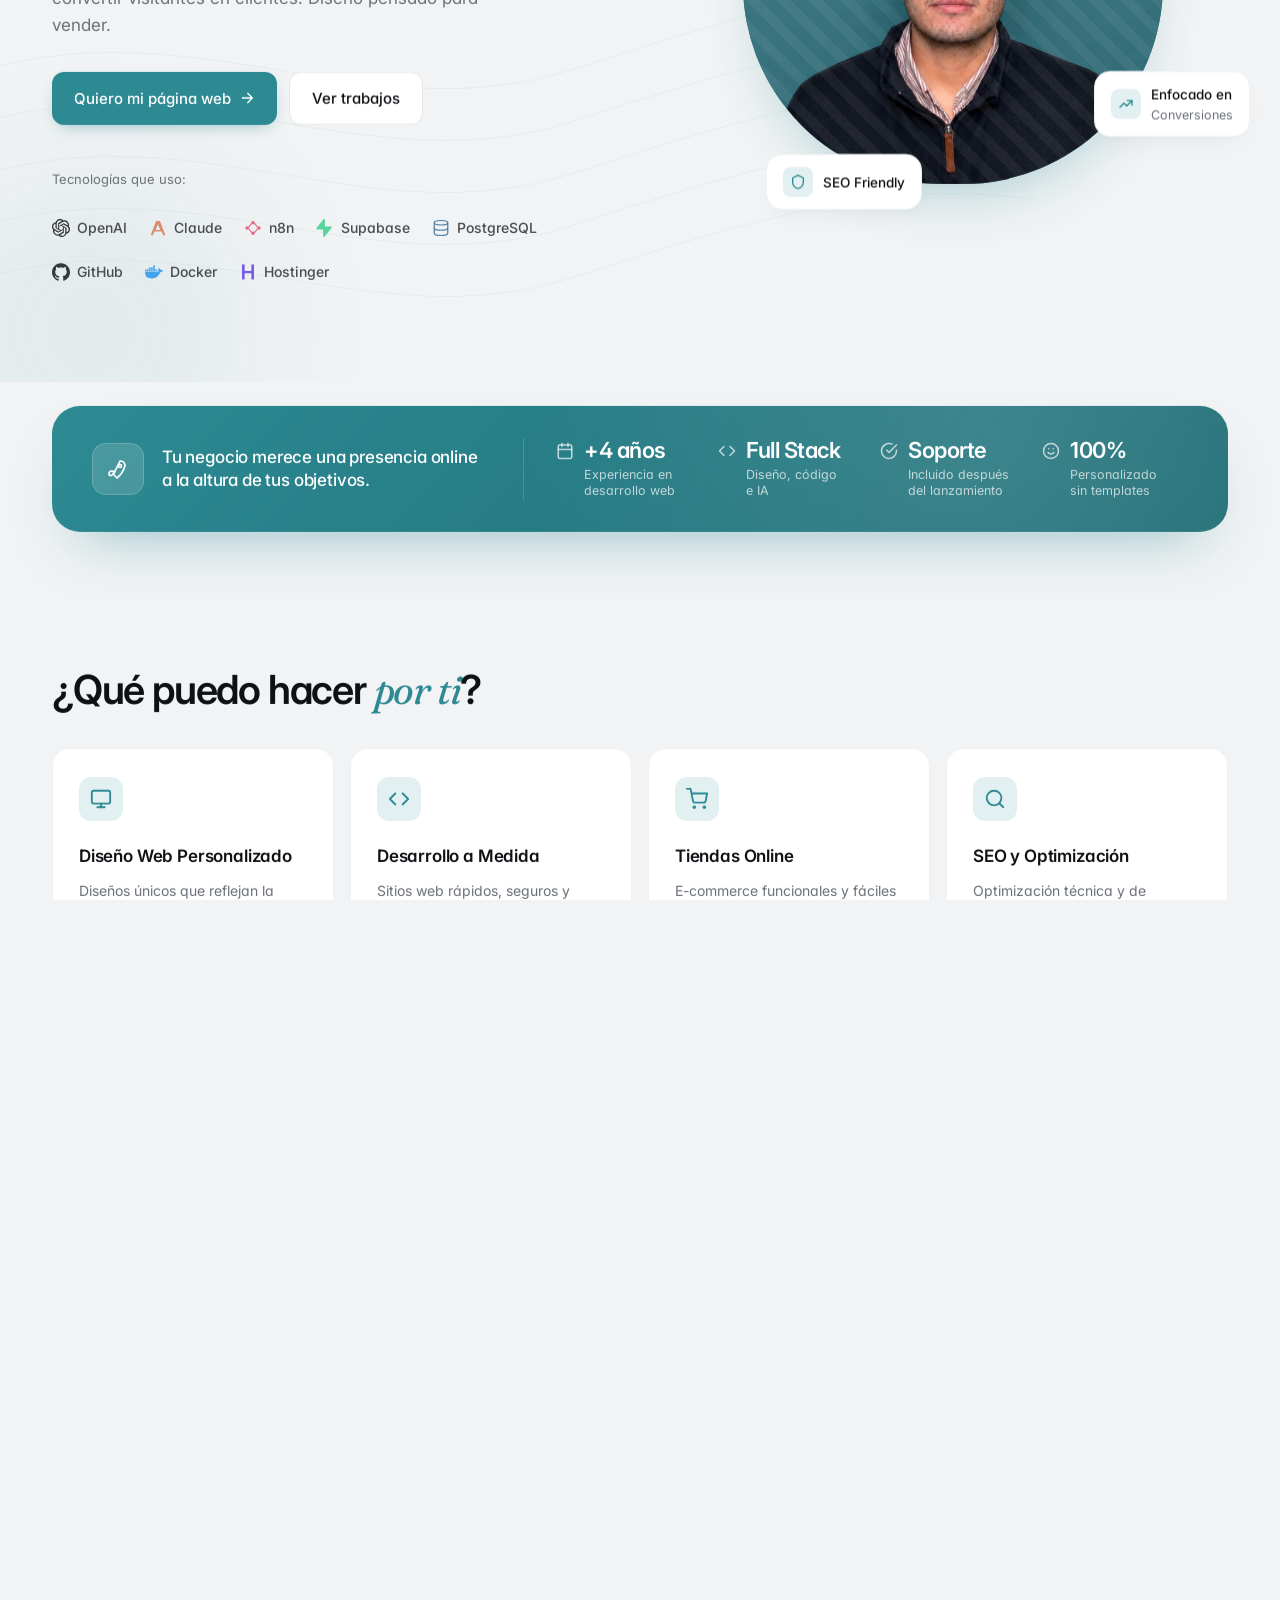
<file: index.html>
<!DOCTYPE html>
<html lang="es">
<head>
<meta charset="UTF-8" />
<meta name="viewport" content="width=device-width, initial-scale=1.0" />
<title>Alfonso Zabaleta — Diseño y desarrollo web premium</title>
<link rel="preconnect" href="https://fonts.googleapis.com">
<link rel="preconnect" href="https://fonts.gstatic.com" crossorigin>
<link href="https://fonts.googleapis.com/css2?family=Inter:wght@400;500;600;700&family=Fraunces:ital,wght@1,400;1,500&family=JetBrains+Mono:wght@400;500&display=swap" rel="stylesheet">
<link rel="stylesheet" href="styles.css">
</head>
<body>

<!-- ====================== SMOOTH SCROLL WRAPPER ====================== -->
<div id="smooth-wrapper">
<div id="smooth-content">

<!-- ====================== NAVBAR ====================== -->
<div class="nav-wrap">
  <nav class="nav" aria-label="Navegación principal">
    <a href="#top" class="nav-logo" aria-label="Alfonso Zabaleta">
      <span class="mark">AZ</span>
      <span>Alfonso Zabaleta</span>
    </a>
    <ul class="nav-links">
      <li><a href="#servicios">Servicios</a></li>
      <li><a href="#portafolio">Portafolio</a></li>
      <li><a href="#proceso">Proceso</a></li>
      <li><a href="#sobre-mi">Sobre mí</a></li>
    </ul>
    <a href="#contacto" class="btn btn-primary">Hablemos
      <svg class="arrow" viewBox="0 0 24 24" fill="none" stroke="currentColor" stroke-width="2" stroke-linecap="round" stroke-linejoin="round"><path d="M5 12h14M13 5l7 7-7 7"/></svg>
    </a>
    <button class="nav-burger" aria-label="Menú">
      <svg width="20" height="20" viewBox="0 0 24 24" fill="none" stroke="currentColor" stroke-width="2"><path d="M3 6h18M3 12h18M3 18h18"/></svg>
    </button>
  </nav>
</div>

<a id="top"></a>

<!-- ====================== HERO ====================== -->
<section class="hero">
  <!-- background ambience -->
  <div class="ambience">
    <svg class="topo" viewBox="0 0 1440 900" preserveAspectRatio="none" aria-hidden="true">
      <g fill="none" stroke="rgba(45,138,147,0.10)" stroke-width="1">
        <path d="M-20 700 C 220 640, 420 760, 640 700 S 1060 580, 1280 650 S 1500 720, 1500 720" />
        <path d="M-20 750 C 220 690, 420 810, 640 750 S 1060 630, 1280 700 S 1500 770, 1500 770" />
        <path d="M-20 800 C 220 740, 420 860, 640 800 S 1060 680, 1280 750 S 1500 820, 1500 820" />
        <path d="M-20 650 C 220 590, 420 710, 640 650 S 1060 530, 1280 600 S 1500 670, 1500 670" />
        <path d="M-20 600 C 220 540, 420 660, 640 600 S 1060 480, 1280 550 S 1500 620, 1500 620" />
      </g>
      <g fill="none" stroke="rgba(45,138,147,0.06)" stroke-width="1">
        <path d="M-20 200 C 220 140, 420 260, 640 200 S 1060 80, 1280 150 S 1500 220, 1500 220" />
        <path d="M-20 250 C 220 190, 420 310, 640 250 S 1060 130, 1280 200 S 1500 270, 1500 270" />
        <path d="M-20 300 C 220 240, 420 360, 640 300 S 1060 180, 1280 250 S 1500 320, 1500 320" />
      </g>
    </svg>
    <div class="glow lavender" style="width: 480px; height: 480px; top: -120px; right: -80px;"></div>
    <div class="glow teal" style="width: 420px; height: 420px; bottom: -160px; left: -120px;"></div>
  </div>

  <div class="container">
    <div class="hero-inner">
      <div class="hero-copy">
        <div class="eyebrow" data-reveal="fade">
          <span class="dot"></span>
          Disponible para 2 proyectos en mayo
        </div>

        <h1>
          <span class="heroline">Diseño y desarrollo</span>
          <span class="heroline">de páginas web que</span>
          <span class="heroline"><span class="accent">impulsan</span> tu negocio</span>
        </h1>

        <p class="lead" data-reveal data-delay="700">
          Creo sitios web modernos, rápidos y enfocados en convertir
          visitantes en clientes. Diseño pensado para vender.
        </p>

        <div class="hero-ctas" data-reveal data-delay="900">
          <a href="#contacto" class="btn btn-primary">
            Quiero mi página web
            <svg class="arrow" viewBox="0 0 24 24" fill="none" stroke="currentColor" stroke-width="2" stroke-linecap="round" stroke-linejoin="round"><path d="M5 12h14M13 5l7 7-7 7"/></svg>
          </a>
          <a href="#portafolio" class="btn btn-ghost">Ver trabajos</a>
        </div>

        <div class="tech-row" data-reveal data-delay="1100">
          <span class="label">Tecnologías que uso:</span>
          <div class="tech-logos">
            <span>
              <svg viewBox="0 0 24 24" fill="currentColor" style="color:#000"><path d="M22.282 9.821a5.985 5.985 0 00-.516-4.91 6.046 6.046 0 00-6.51-2.9A6.065 6.065 0 004.981 4.18a5.985 5.985 0 00-3.998 2.9 6.046 6.046 0 00.743 7.097 5.98 5.98 0 00.51 4.911 6.051 6.051 0 006.515 2.9A5.985 5.985 0 0013.26 24a6.056 6.056 0 005.772-4.206 5.99 5.99 0 003.997-2.9 6.056 6.056 0 00-.747-7.073zM13.26 22.43a4.476 4.476 0 01-2.876-1.04l.141-.081 4.779-2.758a.795.795 0 00.392-.681v-6.737l2.02 1.168a.071.071 0 01.038.052v5.583a4.504 4.504 0 01-4.494 4.494zM3.6 18.304a4.47 4.47 0 01-.535-3.014l.142.085 4.783 2.759a.771.771 0 00.78 0l5.843-3.369v2.332a.08.08 0 01-.033.062L9.74 19.95a4.5 4.5 0 01-6.14-1.646zM2.34 7.896a4.485 4.485 0 012.366-1.973V11.6a.766.766 0 00.388.677l5.815 3.355-2.02 1.168a.076.076 0 01-.071 0l-4.83-2.786A4.504 4.504 0 012.34 7.896zm16.597 3.855l-5.843-3.372L15.115 7.2a.076.076 0 01.071 0l4.83 2.791a4.494 4.494 0 01-.676 8.105v-5.678a.79.79 0 00-.403-.667zm2.01-3.023l-.141-.085-4.774-2.782a.776.776 0 00-.785 0L9.409 9.23V6.897a.066.066 0 01.028-.061l4.83-2.787a4.5 4.5 0 016.68 4.66zm-12.64 4.135l-2.02-1.164a.08.08 0 01-.038-.057V6.075a4.5 4.5 0 017.375-3.453l-.142.08L8.704 5.46a.795.795 0 00-.393.681zm1.097-2.365l2.602-1.5 2.607 1.5v2.999l-2.597 1.5-2.607-1.5z"/></svg>
              OpenAI
            </span>
            <span>
              <svg viewBox="0 0 24 24" fill="currentColor" style="color:#D97757"><path d="M14.49 2.542l7.277 19.082h-3.027l-1.946-5.124H7.21l-1.95 5.124H2.233L9.51 2.542h4.98zm-2.49 4.58L8.97 14.5h6.06L12 7.122z"/></svg>
              Claude
            </span>
            <span>
              <svg viewBox="0 0 24 24" fill="currentColor" style="color:#EA4B71"><circle cx="4" cy="12" r="2.2"/><circle cx="12" cy="5" r="2.2"/><circle cx="12" cy="19" r="2.2"/><circle cx="20" cy="12" r="2.2"/><line x1="6.1" y1="11.1" x2="9.9" y2="6.2" stroke="currentColor" stroke-width="1.4" stroke-linecap="round"/><line x1="6.1" y1="12.9" x2="9.9" y2="17.8" stroke="currentColor" stroke-width="1.4" stroke-linecap="round"/><line x1="14.1" y1="5.8" x2="17.9" y2="10.9" stroke="currentColor" stroke-width="1.4" stroke-linecap="round"/><line x1="14.1" y1="18.2" x2="17.9" y2="13.1" stroke="currentColor" stroke-width="1.4" stroke-linecap="round"/></svg>
              n8n
            </span>
            <span>
              <svg viewBox="0 0 24 24" fill="currentColor" style="color:#3ECF8E"><path d="M11.9 1.036c-.015-.986-1.26-1.41-1.874-.637L.764 12.05C.111 12.876.636 14.087 1.59 14.087h7.822l.084 8.862c.015.986 1.26 1.41 1.874.637l9.262-11.652c.653-.826.128-2.037-.826-2.037h-7.888L11.9 1.036Z"/></svg>
              Supabase
            </span>
            <span>
              <svg viewBox="0 0 24 24" fill="none" stroke="currentColor" stroke-width="1.6" stroke-linecap="round" style="color:#336791"><ellipse cx="12" cy="5" rx="9" ry="3"/><path d="M3 5v14c0 1.657 4.03 3 9 3s9-1.343 9-3V5"/><path d="M3 12c0 1.657 4.03 3 9 3s9-1.343 9-3"/></svg>
              PostgreSQL
            </span>
            <span>
              <svg viewBox="0 0 24 24" fill="currentColor" style="color:#181717"><path d="M12 .297c-6.63 0-12 5.373-12 12 0 5.303 3.438 9.8 8.205 11.385.6.113.82-.258.82-.577 0-.285-.01-1.04-.015-2.04-3.338.724-4.042-1.61-4.042-1.61C4.422 18.07 3.633 17.7 3.633 17.7c-1.087-.744.084-.729.084-.729 1.205.084 1.838 1.236 1.838 1.236 1.07 1.835 2.809 1.305 3.495.998.108-.776.417-1.305.76-1.605-2.665-.3-5.466-1.332-5.466-5.93 0-1.31.465-2.38 1.235-3.22-.135-.303-.54-1.523.105-3.176 0 0 1.005-.322 3.3 1.23.96-.267 1.98-.399 3-.405 1.02.006 2.04.138 3 .405 2.28-1.552 3.285-1.23 3.285-1.23.645 1.653.24 2.873.12 3.176.765.84 1.23 1.91 1.23 3.22 0 4.61-2.805 5.625-5.475 5.92.42.36.81 1.096.81 2.22 0 1.606-.015 2.896-.015 3.286 0 .315.21.69.825.57C20.565 22.092 24 17.592 24 12.297c0-6.627-5.373-12-12-12"/></svg>
              GitHub
            </span>
            <span>
              <svg viewBox="0 0 24 24" fill="currentColor" style="color:#2496ED"><path d="M13.983 11.078h2.119a.186.186 0 00.186-.185V9.006a.186.186 0 00-.186-.186h-2.119a.185.185 0 00-.185.185v1.888c0 .102.083.185.185.185m-2.954-5.43h2.118a.186.186 0 00.186-.186V3.574a.186.186 0 00-.186-.185h-2.118a.185.185 0 00-.185.185v1.888c0 .102.082.185.185.185m0 2.716h2.118a.187.187 0 00.186-.186V6.29a.186.186 0 00-.186-.185h-2.118a.185.185 0 00-.185.185v1.887c0 .102.082.185.185.186m-2.93 0h2.12a.186.186 0 00.184-.186V6.29a.185.185 0 00-.185-.185H8.1a.185.185 0 00-.185.185v1.887c0 .102.083.185.185.186m-2.964 0h2.119a.186.186 0 00.185-.186V6.29a.185.185 0 00-.185-.185H5.136a.186.186 0 00-.186.185v1.887c0 .102.084.185.186.186m5.893 2.715h2.118a.186.186 0 00.186-.185V9.006a.186.186 0 00-.186-.186h-2.118a.185.185 0 00-.185.185v1.888c0 .102.082.185.185.185m-2.93 0h2.12a.185.185 0 00.184-.185V9.006a.185.185 0 00-.184-.186h-2.12a.185.185 0 00-.184.185v1.888c0 .102.083.185.185.185m-2.964 0h2.119a.185.185 0 00.185-.185V9.006a.185.185 0 00-.184-.186h-2.12a.186.186 0 00-.186.186v1.887c0 .102.084.185.186.185m-2.92 0h2.12a.186.186 0 00.184-.185V9.006a.185.185 0 00-.184-.186h-2.12a.185.185 0 00-.184.185v1.888c0 .102.082.185.184.185m-2.964 0h2.119a.186.186 0 00.186-.185V9.006a.186.186 0 00-.186-.186h-2.119a.185.185 0 00-.185.185v1.888c0 .102.083.185.185.185M23.763 9.89c-.065-.051-.672-.51-1.954-.51-.338.001-.676.03-1.01.087-.248-1.7-1.653-2.53-1.716-2.566l-.344-.199-.226.327c-.284.438-.49.922-.612 1.43-.23.97-.09 1.882.403 2.661-.595.332-1.55.413-1.744.42H.751a.751.751 0 00-.75.748 11.376 11.376 0 00.692 4.062c.545 1.428 1.355 2.48 2.41 3.124 1.18.723 3.1 1.137 5.275 1.137.983.003 1.963-.086 2.93-.266a12.248 12.248 0 003.823-1.389c.98-.567 1.86-1.288 2.61-2.136 1.252-1.418 1.998-2.997 2.553-4.4h.221c1.372 0 2.215-.549 2.68-1.009.309-.293.55-.65.707-1.046l.098-.288Z"/></svg>
              Docker
            </span>
            <span>
              <svg viewBox="0 0 24 24" fill="currentColor" style="color:#673DE6"><path d="M4 2h3.5v8.5h9V2H20v20h-3.5v-8.5h-9V22H4V2z"/></svg>
              Hostinger
            </span>
          </div>
        </div>
      </div>

      <div class="hero-right">
        <div class="portrait-blob">
          <img src="fotoHero.jpg" alt="Alfonso Zabaleta" class="portrait-img">
        </div>

        <!-- Floating cards -->
        <div class="fcard fcard-1">
          <span class="ic">
            <svg viewBox="0 0 24 24" fill="none" stroke="currentColor" stroke-width="2" stroke-linecap="round" stroke-linejoin="round"><path d="M13 2L4 14h7l-1 8 9-12h-7l1-8z"/></svg>
          </span>
          <span>Sitios Rápidos<small>y Optimizados</small></span>
        </div>

        <div class="fcard fcard-2">
          <span class="ic">
            <svg viewBox="0 0 24 24" fill="none" stroke="currentColor" stroke-width="2" stroke-linecap="round" stroke-linejoin="round"><rect x="3" y="4" width="18" height="13" rx="2"/><path d="M8 21h8M12 17v4"/></svg>
          </span>
          <span>Diseño 100%<small>Responsivo</small></span>
        </div>

        <div class="fcard fcard-3">
          <span class="ic">
            <svg viewBox="0 0 24 24" fill="none" stroke="currentColor" stroke-width="2" stroke-linecap="round" stroke-linejoin="round"><path d="M3 17l6-6 4 4 8-8"/><path d="M14 7h7v7"/></svg>
          </span>
          <span>Enfocado en<small>Conversiones</small></span>
        </div>

        <div class="fcard fcard-4">
          <span class="ic">
            <svg viewBox="0 0 24 24" fill="none" stroke="currentColor" stroke-width="2" stroke-linecap="round" stroke-linejoin="round"><path d="M12 2l8 4v6c0 5-3.5 9-8 10-4.5-1-8-5-8-10V6l8-4z"/></svg>
          </span>
          <span>SEO Friendly</span>
        </div>
      </div>
    </div>
  </div>
</section>

<!-- ====================== TRUST BAND ====================== -->
<section class="trust">
  <div class="container">
    <div class="trust-band" data-reveal>
      <div class="trust-title">
        <div class="rocket">
          <svg viewBox="0 0 24 24" fill="none" stroke="currentColor" stroke-width="1.7" stroke-linecap="round" stroke-linejoin="round">
            <path d="M14 4s5 0 5 5c0 0-2.5 8-8 12-1.5-1.5-3-3-4-4 4-5.5 7-13 7-13z"/>
            <path d="M9 15l-3 3c-1 1-3 1-3-1 0-2 1-3 3-3l3 1z"/>
            <circle cx="14" cy="9" r="1.5"/>
          </svg>
        </div>
        <h3>Tu negocio merece una presencia online a la altura de tus objetivos.</h3>
      </div>
      <div class="trust-stats">
        <div class="tstat">
          <span class="ic"><svg viewBox="0 0 24 24" fill="none" stroke="currentColor" stroke-width="2" stroke-linecap="round" stroke-linejoin="round"><rect x="3" y="4" width="18" height="18" rx="2"/><path d="M16 2v4M8 2v4M3 10h18"/></svg></span>
          <div>
            <div class="v"><span data-count="4" data-prefix="+">+4</span> años</div>
            <div class="l">Experiencia en<br>desarrollo web</div>
          </div>
        </div>
        <div class="tstat">
          <span class="ic"><svg viewBox="0 0 24 24" fill="none" stroke="currentColor" stroke-width="2" stroke-linecap="round" stroke-linejoin="round"><polyline points="16 18 22 12 16 6"/><polyline points="8 6 2 12 8 18"/></svg></span>
          <div>
            <div class="v">Full Stack</div>
            <div class="l">Diseño, código<br>e IA</div>
          </div>
        </div>
        <div class="tstat">
          <span class="ic"><svg viewBox="0 0 24 24" fill="none" stroke="currentColor" stroke-width="2" stroke-linecap="round" stroke-linejoin="round"><path d="M22 11.08V12a10 10 0 11-5.93-9.14"/><path d="M22 4L12 14l-3-3"/></svg></span>
          <div>
            <div class="v">Soporte</div>
            <div class="l">Incluido después<br>del lanzamiento</div>
          </div>
        </div>
        <div class="tstat">
          <span class="ic"><svg viewBox="0 0 24 24" fill="none" stroke="currentColor" stroke-width="2" stroke-linecap="round" stroke-linejoin="round"><circle cx="12" cy="12" r="10"/><path d="M8 14s1.5 2 4 2 4-2 4-2M9 9h.01M15 9h.01"/></svg></span>
          <div>
            <div class="v">100%</div>
            <div class="l">Personalizado<br>sin templates</div>
          </div>
        </div>
      </div>
    </div>
  </div>
</section>

<!-- ====================== SERVICES ====================== -->
<section class="section" id="servicios">
  <div class="container">
    <div class="section-head">
      <h2 data-reveal>¿Qué puedo hacer <span class="accent">por ti</span>?</h2>
    </div>
    <div class="services-grid">
      <div class="service" data-reveal data-delay="0">
        <div class="service-ic">
          <svg viewBox="0 0 24 24" fill="none" stroke="currentColor" stroke-width="2" stroke-linecap="round" stroke-linejoin="round"><rect x="2" y="3" width="20" height="14" rx="2"/><path d="M8 21h8M12 17v4"/></svg>
        </div>
        <h3>Diseño Web Personalizado</h3>
        <p>Diseños únicos que reflejan la identidad de tu marca y conectan con tu audiencia.</p>
      </div>

      <div class="service" data-reveal data-delay="120">
        <div class="service-ic">
          <svg viewBox="0 0 24 24" fill="none" stroke="currentColor" stroke-width="2" stroke-linecap="round" stroke-linejoin="round"><polyline points="16 18 22 12 16 6"/><polyline points="8 6 2 12 8 18"/></svg>
        </div>
        <h3>Desarrollo a Medida</h3>
        <p>Sitios web rápidos, seguros y escalables desarrollados con las mejores tecnologías.</p>
      </div>

      <div class="service" data-reveal data-delay="240">
        <div class="service-ic">
          <svg viewBox="0 0 24 24" fill="none" stroke="currentColor" stroke-width="2" stroke-linecap="round" stroke-linejoin="round"><circle cx="9" cy="21" r="1"/><circle cx="20" cy="21" r="1"/><path d="M1 1h4l2.7 13.4a2 2 0 002 1.6h9.7a2 2 0 002-1.6L23 6H6"/></svg>
        </div>
        <h3>Tiendas Online</h3>
        <p>E-commerce funcionales y fáciles de administrar para vender más.</p>
      </div>

      <div class="service" data-reveal data-delay="360">
        <div class="service-ic">
          <svg viewBox="0 0 24 24" fill="none" stroke="currentColor" stroke-width="2" stroke-linecap="round" stroke-linejoin="round"><circle cx="11" cy="11" r="8"/><path d="M21 21l-4.35-4.35"/></svg>
        </div>
        <h3>SEO y Optimización</h3>
        <p>Optimización técnica y de contenido para que te encuentren en Google.</p>
      </div>
    </div>
  </div>
</section>

<!-- ====================== PORTFOLIO ====================== -->
<section class="section" id="portafolio">
  <div class="container">
    <div class="section-head">
      <h2 data-reveal>Algunos proyectos <span class="accent">recientes</span></h2>
      <a href="#contacto" class="head-link" data-reveal>Ver todos los proyectos</a>
    </div>
    <div class="portfolio-grid" id="portfolio-grid">
      <div class="project-skeleton"></div>
      <div class="project-skeleton"></div>
      <div class="project-skeleton"></div>
      <div class="project-skeleton"></div>
    </div>
  </div>
</section>

<!-- ====================== PROCESS ====================== -->
<section class="section" id="proceso">
  <div class="container">
    <div class="section-head">
      <h2 data-reveal>Así trabajo <span class="accent">contigo</span></h2>
    </div>
    <div class="process">
      <div class="process-step" data-reveal data-delay="0">
        <div class="icwrap">
          <svg viewBox="0 0 24 24" fill="none" stroke="currentColor" stroke-width="1.7" stroke-linecap="round" stroke-linejoin="round"><path d="M21 11.5a8.38 8.38 0 01-.9 3.8 8.5 8.5 0 01-7.6 4.7 8.38 8.38 0 01-3.8-.9L3 21l1.9-5.7a8.38 8.38 0 01-.9-3.8 8.5 8.5 0 014.7-7.6 8.38 8.38 0 013.8-.9h.5a8.48 8.48 0 018 8v.5z"/></svg>
        </div>
        <h4>1. Descubrimiento</h4>
        <p>Hablamos de tu negocio, objetivos y necesidades para definir el mejor camino.</p>
      </div>

      <div class="process-step" data-reveal data-delay="150">
        <div class="icwrap">
          <svg viewBox="0 0 24 24" fill="none" stroke="currentColor" stroke-width="1.7" stroke-linecap="round" stroke-linejoin="round"><path d="M12 19l7-7 3 3-7 7-3-3z"/><path d="M18 13l-1.5-7.5L2 2l3.5 14.5L13 18l5-5z"/><path d="M2 2l7.586 7.586"/><circle cx="11" cy="11" r="2"/></svg>
        </div>
        <h4>2. Diseño</h4>
        <p>Creo el diseño de tu sitio pensando en tu marca y en tu usuario ideal.</p>
      </div>

      <div class="process-step" data-reveal data-delay="300">
        <div class="icwrap">
          <svg viewBox="0 0 24 24" fill="none" stroke="currentColor" stroke-width="1.7" stroke-linecap="round" stroke-linejoin="round"><polyline points="16 18 22 12 16 6"/><polyline points="8 6 2 12 8 18"/></svg>
        </div>
        <h4>3. Desarrollo</h4>
        <p>Desarrollo tu sitio web con tecnología moderna, rápido y 100% responsivo.</p>
      </div>

      <div class="process-step" data-reveal data-delay="450">
        <div class="icwrap">
          <svg viewBox="0 0 24 24" fill="none" stroke="currentColor" stroke-width="1.7" stroke-linecap="round" stroke-linejoin="round"><path d="M14 4s5 0 5 5c0 0-2.5 8-8 12-1.5-1.5-3-3-4-4 4-5.5 7-13 7-13z"/><path d="M9 15l-3 3c-1 1-3 1-3-1 0-2 1-3 3-3l3 1z"/><circle cx="14" cy="9" r="1.2"/></svg>
        </div>
        <h4>4. Lanzamiento</h4>
        <p>Publicamos tu sitio y te entrego todo listo para que empieces a crecer.</p>
      </div>
    </div>
  </div>
</section>

<!-- ====================== WHY WORK WITH ME ====================== -->
<section class="section" id="sobre-mi">
  <div class="container">
    <div class="why" data-reveal>
      <div class="why-head">
        <h2>¿Por qué trabajar conmigo?</h2>
      </div>
      <div class="why-grid">
        <div class="why-item why-item--pulse">
          <div class="ic">
            <svg viewBox="0 0 24 24" fill="none" stroke="currentColor" stroke-width="2" stroke-linecap="round" stroke-linejoin="round"><path d="M21 11.5a8.38 8.38 0 01-.9 3.8 8.5 8.5 0 01-7.6 4.7 8.38 8.38 0 01-3.8-.9L3 21l1.9-5.7a8.38 8.38 0 01-.9-3.8 8.5 8.5 0 014.7-7.6 8.38 8.38 0 013.8-.9h.5a8.48 8.48 0 018 8v.5z"/></svg>
          </div>
          <div>
            <h5>Comunicación clara</h5>
            <p>Te mantengo informado en cada paso del proceso.</p>
          </div>
        </div>

        <div class="why-item why-item--tick">
          <div class="ic">
            <svg viewBox="0 0 24 24" fill="none" stroke="currentColor" stroke-width="2" stroke-linecap="round" stroke-linejoin="round"><circle cx="12" cy="12" r="10"/><g class="clock-hands"><polyline points="12 6 12 12 16 14"/></g></svg>
          </div>
          <div>
            <h5>Entrega puntual</h5>
            <p>Cumplo los plazos acordados.</p>
          </div>
        </div>

        <div class="why-item why-item--check">
          <div class="ic">
            <svg viewBox="0 0 24 24" fill="none" stroke="currentColor" stroke-width="2" stroke-linecap="round" stroke-linejoin="round"><path d="M22 11.08V12a10 10 0 11-5.93-9.14"/><path d="M22 4L12 14l-3-3"/></svg>
          </div>
          <div>
            <h5>Diseños que convierten</h5>
            <p>No solo se ve bien, también está pensado para vender.</p>
          </div>
        </div>

        <div class="why-item why-item--float">
          <div class="ic">
            <svg viewBox="0 0 24 24" fill="none" stroke="currentColor" stroke-width="2" stroke-linecap="round" stroke-linejoin="round"><path d="M21 15v4a2 2 0 01-2 2H5a2 2 0 01-2-2v-4"/><polyline points="7 10 12 15 17 10"/><line x1="12" y1="15" x2="12" y2="3"/></svg>
          </div>
          <div>
            <h5>Soporte continuo</h5>
            <p>Estoy contigo también después del lanzamiento.</p>
          </div>
        </div>
      </div>
    </div>
  </div>
</section>

<!-- ====================== CONTACT ====================== -->
<section class="section" id="contacto">
  <div class="container">
    <div class="contact" data-reveal>
      <div class="contact-inner">
        <h2>¿Listo para tener tu <span style="font-family:Fraunces,serif;font-style:italic;font-weight:400;">página web</span>?</h2>
        <p>Cuéntame sobre tu proyecto y te responderé en menos de 24 horas.</p>
        <form class="contact-form" data-reveal data-delay="200">
          <input type="text" placeholder="Tu nombre" required>
          <input type="email" placeholder="Tu email" required>
          <input class="ta" type="text" placeholder="Cuéntame sobre tu proyecto…" required>
          <button type="submit" class="btn btn-primary">
            Enviar mensaje
            <svg class="arrow" viewBox="0 0 24 24" fill="none" stroke="currentColor" stroke-width="2" stroke-linecap="round" stroke-linejoin="round"><path d="M22 2L11 13M22 2l-7 20-4-9-9-4 20-7z"/></svg>
          </button>
        </form>
      </div>
    </div>
  </div>
</section>

<!-- ====================== FOOTER ====================== -->
<footer class="footer">
  <div class="container">
    <div class="footer-grid">
      <div data-reveal>
        <h6>Hablemos de tu proyecto</h6>
        <ul class="contact-list">
          <li><svg viewBox="0 0 24 24" fill="none" stroke="currentColor" stroke-width="2" stroke-linecap="round" stroke-linejoin="round"><path d="M4 4h16c1.1 0 2 .9 2 2v12c0 1.1-.9 2-2 2H4c-1.1 0-2-.9-2-2V6c0-1.1.9-2 2-2z"/><polyline points="22,6 12,13 2,6"/></svg> alfonsozabaleta2004@gmail.com</li>
          <li><a href="https://wa.me/59898352367?text=Hola%20Alfonso%2C%20vi%20tu%20portfolio%20y%20me%20gustar%C3%ADa%20hablar%20sobre%20un%20proyecto%20web." target="_blank" rel="noopener noreferrer" style="display:flex;align-items:center;gap:10px;color:inherit;text-decoration:none;"><svg viewBox="0 0 24 24" fill="none" stroke="currentColor" stroke-width="2" stroke-linecap="round" stroke-linejoin="round"><path d="M22 16.92v3a2 2 0 01-2.18 2 19.79 19.79 0 01-8.63-3.07 19.5 19.5 0 01-6-6 19.79 19.79 0 01-3.07-8.67A2 2 0 014.11 2h3a2 2 0 012 1.72 12.84 12.84 0 00.7 2.81 2 2 0 01-.45 2.11L8.09 9.91a16 16 0 006 6l1.27-1.27a2 2 0 012.11-.45 12.84 12.84 0 002.81.7A2 2 0 0122 16.92z"/></svg> +598 98 352 367</a></li>
          <li><svg viewBox="0 0 24 24" fill="none" stroke="currentColor" stroke-width="2" stroke-linecap="round" stroke-linejoin="round"><path d="M21 10c0 7-9 13-9 13s-9-6-9-13a9 9 0 0118 0z"/><circle cx="12" cy="10" r="3"/></svg> Montevideo, Uruguay</li>
        </ul>
      </div>

      <div data-reveal data-delay="100">
        <h6>Enlaces</h6>
        <ul>
          <li><a href="#servicios">Servicios</a></li>
          <li><a href="#portafolio">Portafolio</a></li>
          <li><a href="#sobre-mi">Sobre mí</a></li>
          <li><a href="#proceso">Proceso</a></li>
        </ul>
      </div>

      <div data-reveal data-delay="200">
        <h6>Sígueme</h6>
        <div class="social">
          <a href="https://www.linkedin.com/in/alfonso-zabaleta-torterolo-226897273/" target="_blank" rel="noopener noreferrer" aria-label="LinkedIn"><svg viewBox="0 0 24 24" fill="currentColor"><path d="M20.5 2h-17A1.5 1.5 0 002 3.5v17A1.5 1.5 0 003.5 22h17a1.5 1.5 0 001.5-1.5v-17A1.5 1.5 0 0020.5 2zM8 19H5v-9h3zM6.5 8.25A1.75 1.75 0 118.3 6.5a1.78 1.78 0 01-1.8 1.75zM19 19h-3v-4.74c0-1.42-.6-1.93-1.38-1.93A1.74 1.74 0 0013 14.19V19h-3v-9h2.9v1.3a3.11 3.11 0 012.7-1.4c1.55 0 3.36.86 3.36 3.66z"/></svg></a>
        </div>
      </div>
    </div>
    <div class="copyright">© 2026 Alfonso Zabaleta. Todos los derechos reservados.</div>
  </div>
</footer>

</div><!-- /smooth-content -->
</div><!-- /smooth-wrapper -->

<!-- ====================== PROJECT DETAIL OVERLAY ====================== -->
<div class="proj-overlay" id="proj-overlay" aria-hidden="true" role="dialog" aria-modal="true">
  <div class="proj-overlay-bar">
    <button class="proj-back" id="proj-close" aria-label="Volver al portfolio">
      <svg viewBox="0 0 24 24" fill="none" stroke="currentColor" stroke-width="2" stroke-linecap="round" stroke-linejoin="round"><path d="M19 12H5M12 5l-7 7 7 7"/></svg>
      Volver
    </button>
    <span class="proj-overlay-crumb" id="proj-overlay-crumb">Portafolio</span>
  </div>
  <div class="proj-overlay-body">
    <div class="proj-visual" id="proj-visual">
      <!-- imagen inyectada por JS -->
    </div>
    <div class="proj-info">
      <div class="proj-info-inner">
        <span class="tag" id="proj-tag"></span>
        <h2 id="proj-title"></h2>
        <p class="proj-type" id="proj-type"></p>
        <p class="proj-desc" id="proj-desc"></p>
        <a href="#" class="btn btn-primary proj-cta" id="proj-link" target="_blank" rel="noopener noreferrer">
          Ver sitio web
          <svg class="arrow" viewBox="0 0 24 24" fill="none" stroke="currentColor" stroke-width="2" stroke-linecap="round" stroke-linejoin="round"><path d="M5 12h14M13 5l7 7-7 7"/></svg>
        </a>
      </div>
    </div>
  </div>
</div>

<script src="app.js"></script>
</body>
</html>
</file>
<file: styles.css>
/* =========================================================
   Alfonso Zabaleta — Portfolio
   Design tokens
   ========================================================= */
:root {
  --bg: #f1f3f4;
  --bg-2: #eaecee;
  --surface: #ffffff;
  --ink: #0e1014;
  --ink-2: #2a2d33;
  --muted: #6b7079;
  --muted-2: #9aa0a8;
  --line: #e5e7ea;
  --line-2: #eef0f2;

  --teal: #2d8a93;
  --teal-2: #257680;
  --teal-soft: #e3f0f2;
  --teal-tint: #f0f7f8;

  --lavender: #d6d2f0;
  --lavender-2: #e6e3f6;
  --lavender-soft: #efedf8;

  --radius-sm: 12px;
  --radius: 18px;
  --radius-lg: 28px;
  --radius-xl: 36px;

  --shadow-sm: 0 2px 6px rgba(20, 24, 33, 0.04), 0 1px 2px rgba(20, 24, 33, 0.04);
  --shadow: 0 10px 30px -12px rgba(20, 24, 33, 0.08), 0 4px 10px -4px rgba(20, 24, 33, 0.04);
  --shadow-lg: 0 24px 60px -20px rgba(20, 24, 33, 0.12), 0 8px 20px -8px rgba(20, 24, 33, 0.06);
  --shadow-card: 0 1px 0 rgba(20, 24, 33, 0.02), 0 8px 24px -10px rgba(20, 24, 33, 0.06);

  --ease-out-expo: cubic-bezier(0.16, 1, 0.3, 1);
  --ease-in-out: cubic-bezier(0.65, 0, 0.35, 1);

  --container: 1240px;
}

* { box-sizing: border-box; }
html, body { margin: 0; padding: 0; }
html { -webkit-text-size-adjust: 100%; }
body {
  font-family: "Inter", -apple-system, BlinkMacSystemFont, "Segoe UI", sans-serif;
  background: var(--bg);
  color: var(--ink);
  font-size: 16px;
  line-height: 1.55;
  font-feature-settings: "ss01", "cv11";
  -webkit-font-smoothing: antialiased;
  overflow-x: hidden;
}

a { color: inherit; text-decoration: none; }
button { font: inherit; cursor: pointer; border: 0; background: none; color: inherit; }
img, svg { display: block; max-width: 100%; }

.container {
  max-width: var(--container);
  margin: 0 auto;
  padding: 0 32px;
}

/* Smooth scroll wrapper */
#smooth-wrapper { position: fixed; inset: 0; overflow: hidden; }
#smooth-content { will-change: transform; }

/* =========================================================
   Background ambience (topographic lines + soft glows)
   ========================================================= */
.ambience {
  position: absolute;
  inset: 0;
  pointer-events: none;
  overflow: hidden;
  z-index: 0;
}
.ambience svg {
  position: absolute;
  inset: 0;
  width: 100%;
  height: 100%;
  opacity: 0.55;
}
.glow {
  position: absolute;
  border-radius: 50%;
  filter: blur(80px);
  opacity: 0.6;
  pointer-events: none;
}
.glow.teal { background: radial-gradient(circle, rgba(45,138,147,0.22), transparent 70%); }
.glow.lavender { background: radial-gradient(circle, rgba(178,170,230,0.35), transparent 70%); }

/* =========================================================
   Navbar
   ========================================================= */
.nav-wrap {
  position: fixed;
  top: 18px;
  left: 0;
  right: 0;
  z-index: 100;
  display: flex;
  justify-content: center;
  pointer-events: none;
  transition: top 0.6s var(--ease-out-expo);
}
.nav {
  pointer-events: auto;
  width: min(calc(100% - 32px), 1240px);
  background: rgba(255, 255, 255, 0.78);
  border: 1px solid rgba(255, 255, 255, 0.6);
  backdrop-filter: blur(18px) saturate(140%);
  -webkit-backdrop-filter: blur(18px) saturate(140%);
  border-radius: 22px;
  padding: 12px 14px 12px 22px;
  display: flex;
  align-items: center;
  justify-content: space-between;
  gap: 24px;
  box-shadow: var(--shadow-sm);
  transition: padding 0.5s var(--ease-out-expo), box-shadow 0.5s var(--ease-out-expo), transform 0.5s var(--ease-out-expo);
}
.nav.scrolled {
  padding: 8px 10px 8px 18px;
  box-shadow: var(--shadow);
  background: rgba(255, 255, 255, 0.92);
}
.nav-logo {
  display: flex;
  align-items: center;
  gap: 10px;
  font-weight: 600;
  letter-spacing: -0.01em;
  font-size: 16px;
}
.nav-logo .mark {
  width: 30px;
  height: 30px;
  border-radius: 9px;
  background: linear-gradient(135deg, var(--teal) 0%, var(--teal-2) 100%);
  display: grid;
  place-items: center;
  color: #fff;
  font-weight: 700;
  font-size: 13px;
  box-shadow: 0 4px 10px -4px rgba(45, 138, 147, 0.4);
}
.nav-links {
  display: flex;
  align-items: center;
  gap: 6px;
  list-style: none;
  padding: 0;
  margin: 0;
}
.nav-links a {
  display: inline-block;
  padding: 10px 14px;
  font-size: 14.5px;
  color: var(--ink-2);
  border-radius: 10px;
  position: relative;
  transition: color 0.3s var(--ease-out-expo);
}
.nav-links a:hover { color: var(--teal); }
.nav-links a::after {
  content: "";
  position: absolute;
  left: 14px; right: 14px; bottom: 6px;
  height: 1px;
  background: var(--teal);
  transform: scaleX(0);
  transform-origin: left;
  transition: transform 0.4s var(--ease-out-expo);
}
.nav-links a:hover::after { transform: scaleX(1); }

.btn {
  display: inline-flex;
  align-items: center;
  gap: 8px;
  font-size: 14.5px;
  font-weight: 500;
  padding: 11px 20px;
  border-radius: 12px;
  transition: transform 0.3s var(--ease-out-expo), box-shadow 0.4s var(--ease-out-expo), background 0.3s var(--ease-out-expo);
}
.btn:active { transform: scale(0.97); }
.btn-primary {
  background: var(--teal);
  color: #fff;
  box-shadow: 0 6px 18px -8px rgba(45, 138, 147, 0.6);
}
.btn-primary:hover {
  background: var(--teal-2);
  box-shadow: 0 14px 30px -12px rgba(45, 138, 147, 0.5);
  transform: translateY(-1px);
}
.btn-ghost {
  background: #fff;
  color: var(--ink);
  border: 1px solid var(--line);
}
.btn-ghost:hover {
  border-color: var(--teal);
  color: var(--teal);
  transform: translateY(-1px);
  box-shadow: var(--shadow-sm);
}
.btn .arrow {
  width: 16px;
  height: 16px;
  transition: transform 0.4s var(--ease-out-expo);
}
.btn:hover .arrow { transform: translateX(3px); }

/* mobile nav */
.nav-burger { display: none; }

@media (max-width: 880px) {
  .nav-links, .nav .btn-primary { display: none; }
  .nav-burger {
    display: inline-flex; align-items: center; justify-content: center;
    width: 40px; height: 40px; border-radius: 10px; background: var(--teal); color: #fff;
  }
  /* No backdrop-filter on mobile — expensive on low-end GPU */
  .nav {
    backdrop-filter: none;
    -webkit-backdrop-filter: none;
    background: rgba(255, 255, 255, 0.97);
  }
}

/* =========================================================
   Hero
   ========================================================= */
.hero {
  position: relative;
  padding: 150px 0 100px;
  overflow: hidden;
}
.hero-inner {
  position: relative;
  display: grid;
  grid-template-columns: 1.05fr 1fr;
  gap: 48px;
  align-items: center;
  z-index: 2;
}
.eyebrow {
  display: inline-flex;
  align-items: center;
  gap: 8px;
  font-size: 13px;
  color: var(--muted);
  padding: 6px 12px 6px 8px;
  background: #fff;
  border: 1px solid var(--line);
  border-radius: 100px;
  margin-bottom: 22px;
  box-shadow: var(--shadow-sm);
}
.eyebrow .dot {
  width: 7px; height: 7px; border-radius: 50%;
  background: #4ade80;
  box-shadow: 0 0 0 4px rgba(74, 222, 128, 0.18);
}
.hero h1 {
  font-size: clamp(40px, 5.4vw, 68px);
  line-height: 1.04;
  letter-spacing: -0.035em;
  margin: 0 0 22px;
  font-weight: 600;
  color: var(--ink);
  text-wrap: balance;
}
.hero h1 .accent {
  color: var(--teal);
  font-style: italic;
  font-family: "Fraunces", "Inter", serif;
  font-weight: 400;
}
.hero p.lead {
  font-size: 17px;
  color: var(--muted);
  max-width: 460px;
  margin: 0 0 32px;
  line-height: 1.6;
}
.hero-ctas {
  display: flex; gap: 12px; flex-wrap: wrap;
  margin-bottom: 44px;
}
.hero-ctas .btn { padding: 14px 22px; font-size: 15px; }

.tech-row {
  display: flex; align-items: center; gap: 28px;
  flex-wrap: wrap;
  color: var(--muted-2);
  font-size: 13px;
}
.tech-row .label { color: var(--muted); }
.tech-logos { display: flex; gap: 22px; align-items: center; flex-wrap: wrap; }
.tech-logos span {
  display: inline-flex; align-items: center; gap: 7px;
  color: var(--ink-2);
  font-weight: 500;
  font-size: 14px;
  opacity: 0.85;
  transition: opacity 0.3s var(--ease-out-expo);
}
.tech-logos span:hover { opacity: 1; }
.tech-logos svg { width: 18px; height: 18px; }

/* Hero right side */
.hero-right {
  position: relative;
  display: flex;
  justify-content: center;
  align-items: center;
  min-height: 520px;
}
.portrait-blob {
  position: relative;
  width: min(420px, 100%);
  aspect-ratio: 0.86 / 1;
  background: linear-gradient(160deg, #2d8a93 0%, #1f6d75 100%);
  border-radius: 200px 200px 200px 200px / 220px 220px 200px 200px;
  display: grid; place-items: center;
  overflow: hidden;
  box-shadow: 0 30px 60px -30px rgba(45, 138, 147, 0.45);
}
.portrait-blob::after {
  /* striped placeholder pattern */
  content: "";
  position: absolute;
  inset: 0;
  background: repeating-linear-gradient(
    45deg,
    rgba(255,255,255,0.05) 0,
    rgba(255,255,255,0.05) 10px,
    transparent 10px,
    transparent 22px
  );
  pointer-events: none;
}
.portrait-placeholder {
  position: relative;
  z-index: 2;
  color: rgba(255,255,255,0.78);
  font-family: "JetBrains Mono", ui-monospace, monospace;
  font-size: 12px;
  text-align: center;
  letter-spacing: 0.04em;
  padding: 0 20px;
  line-height: 1.7;
}
.portrait-placeholder .ico {
  font-size: 28px;
  margin-bottom: 10px;
  opacity: 0.7;
}
.portrait-img {
  position: absolute;
  inset: 0;
  width: 100%;
  height: 100%;
  object-fit: cover;
  object-position: center 40%;
}

/* Floating cards */
.fcard {
  position: absolute;
  background: #fff;
  border-radius: 16px;
  padding: 12px 16px;
  box-shadow: var(--shadow);
  display: flex; align-items: center; gap: 10px;
  font-size: 13.5px;
  font-weight: 500;
  color: var(--ink);
  border: 1px solid var(--line-2);
  white-space: nowrap;
  transition: transform 0.5s var(--ease-out-expo), box-shadow 0.5s var(--ease-out-expo);
  will-change: transform;
}
.fcard:hover {
  transform: translateY(-4px) scale(1.04);
  box-shadow: var(--shadow-lg);
}
.fcard .ic {
  width: 30px; height: 30px;
  background: var(--teal-soft);
  color: var(--teal);
  display: grid; place-items: center;
  border-radius: 8px;
  flex-shrink: 0;
}
.fcard .ic svg { width: 16px; height: 16px; }
.fcard small {
  display: block;
  font-weight: 400;
  font-size: 12.5px;
  color: var(--muted);
}

.fcard-1 { top: 6%;  right: -2%; animation: float-a 6s ease-in-out infinite; }
.fcard-2 { top: 38%; left: -8%;  animation: float-b 7s ease-in-out infinite; }
.fcard-3 { bottom: 12%; right: -4%; animation: float-c 8s ease-in-out infinite; }
.fcard-4 { bottom: -2%; left: 16%;  animation: float-d 7.5s ease-in-out infinite; }

@keyframes float-a { 0%,100%{transform:translateY(0) rotate(0)} 50%{transform:translateY(-10px) rotate(0.6deg)} }
@keyframes float-b { 0%,100%{transform:translateY(0) rotate(0)} 50%{transform:translateY(-7px) rotate(-0.5deg)} }
@keyframes float-c { 0%,100%{transform:translateY(0) rotate(0)} 50%{transform:translateY(-12px) rotate(0.4deg)} }
@keyframes float-d { 0%,100%{transform:translateY(0) rotate(0)} 50%{transform:translateY(-8px) rotate(-0.4deg)} }

/* =========================================================
   Trust band
   ========================================================= */
.trust {
  margin: 24px auto 80px;
}
.trust-band {
  background: linear-gradient(135deg, #2d8a93 0%, #1f6d75 100%);
  color: #fff;
  border-radius: var(--radius-lg);
  padding: 32px 40px;
  display: grid;
  grid-template-columns: 1.2fr 2fr;
  gap: 32px;
  align-items: center;
  position: relative;
  overflow: hidden;
  box-shadow: 0 30px 60px -30px rgba(45, 138, 147, 0.5);
}
.trust-band::before {
  content: "";
  position: absolute;
  inset: 0;
  background: radial-gradient(circle at 80% 20%, rgba(255,255,255,0.12), transparent 50%);
  pointer-events: none;
}
.trust-title {
  display: flex; align-items: center; gap: 18px;
  position: relative; z-index: 2;
}
.trust-title .rocket {
  width: 52px; height: 52px;
  background: rgba(255,255,255,0.14);
  border: 1px solid rgba(255,255,255,0.18);
  border-radius: 14px;
  display: grid; place-items: center;
  flex-shrink: 0;
}
.trust-title .rocket svg { width: 24px; height: 24px; }
.trust-title h3 {
  font-size: 17px; font-weight: 500;
  margin: 0; line-height: 1.4;
  letter-spacing: -0.01em;
  max-width: 320px;
}
.trust-stats {
  display: grid;
  grid-template-columns: repeat(4, 1fr);
  gap: 16px;
  position: relative; z-index: 2;
  border-left: 1px solid rgba(255,255,255,0.16);
  padding-left: 32px;
}
.tstat { display: flex; gap: 10px; align-items: flex-start; }
.tstat .ic {
  color: rgba(255,255,255,0.7);
  margin-top: 4px;
}
.tstat .ic svg { width: 18px; height: 18px; }
.tstat .v { font-size: 22px; font-weight: 600; letter-spacing: -0.02em; line-height: 1.1; }
.tstat .l { font-size: 12.5px; color: rgba(255,255,255,0.7); margin-top: 4px; line-height: 1.35; }

@media (max-width: 900px) {
  .trust-band { grid-template-columns: 1fr; padding: 28px; }
  .trust-stats { grid-template-columns: repeat(2, 1fr); border-left: 0; padding-left: 0; padding-top: 20px; border-top: 1px solid rgba(255,255,255,0.16); }
}

/* =========================================================
   Section heading
   ========================================================= */
.section {
  position: relative;
  padding: 56px 0;
}
.section-head {
  display: flex; justify-content: space-between; align-items: end;
  gap: 24px; margin-bottom: 36px;
}
.section-head h2 {
  font-size: clamp(28px, 3.4vw, 40px);
  font-weight: 600;
  letter-spacing: -0.03em;
  margin: 0;
  line-height: 1.1;
  text-wrap: balance;
}
.section-head h2 .accent {
  color: var(--teal);
  font-family: "Fraunces", serif;
  font-style: italic;
  font-weight: 400;
}
.section-head .head-link {
  font-size: 14px;
  color: var(--teal);
  padding: 9px 16px;
  border: 1px solid var(--teal);
  border-radius: 10px;
  transition: all 0.4s var(--ease-out-expo);
  white-space: nowrap;
}
.section-head .head-link:hover {
  background: var(--teal);
  color: #fff;
  transform: translateY(-2px);
  box-shadow: var(--shadow);
}

/* =========================================================
   Services
   ========================================================= */
.services-grid {
  display: grid;
  grid-template-columns: repeat(4, 1fr);
  gap: 16px;
}
.service {
  background: #fff;
  border: 1px solid var(--line-2);
  border-radius: var(--radius);
  padding: 28px 26px 30px;
  position: relative;
  transition: transform 0.6s var(--ease-out-expo), box-shadow 0.6s var(--ease-out-expo), border-color 0.4s var(--ease-out-expo);
  overflow: hidden;
}
.service::before {
  content:"";
  position: absolute;
  inset: 0;
  background: radial-gradient(circle at 50% 0%, rgba(45,138,147,0.06), transparent 60%);
  opacity: 0;
  transition: opacity 0.5s var(--ease-out-expo);
}
.service:hover {
  transform: translateY(-6px);
  box-shadow: var(--shadow-lg);
  border-color: var(--teal-soft);
}
.service:hover::before { opacity: 1; }
.service:hover .service-ic { transform: scale(1.08) rotate(-3deg); }
.service-ic {
  width: 44px; height: 44px;
  background: var(--teal-soft);
  color: var(--teal);
  border-radius: 12px;
  display: grid; place-items: center;
  margin-bottom: 22px;
  transition: transform 0.5s var(--ease-out-expo);
}
.service-ic svg { width: 22px; height: 22px; }
.service h3 {
  font-size: 17px;
  font-weight: 600;
  letter-spacing: -0.01em;
  margin: 0 0 10px;
}
.service p {
  font-size: 14px;
  color: var(--muted);
  margin: 0;
  line-height: 1.55;
}

@media (max-width: 1000px) {
  .services-grid { grid-template-columns: repeat(2, 1fr); }
}
@media (max-width: 520px) {
  .services-grid { grid-template-columns: 1fr; }
}

/* =========================================================
   Portfolio
   ========================================================= */
.portfolio-grid {
  display: grid;
  grid-template-columns: repeat(4, 1fr);
  gap: 16px;
}
.project {
  cursor: pointer;
  transition: transform 0.6s var(--ease-out-expo);
}
.project:hover { transform: translateY(-6px); }
.project-img {
  position: relative;
  aspect-ratio: 4/5;
  border-radius: var(--radius);
  overflow: hidden;
  background: #fff;
  border: 1px solid var(--line-2);
  box-shadow: var(--shadow-card);
  transition: box-shadow 0.5s var(--ease-out-expo);
}
.project:hover .project-img { box-shadow: var(--shadow-lg); }
.project-img .placeholder {
  position: absolute; inset: 0;
  background:
    repeating-linear-gradient(45deg, rgba(45,138,147,0.04) 0 10px, transparent 10px 22px),
    linear-gradient(180deg, #fafbfc 0%, #f0f3f5 100%);
  display: grid; place-items: center;
  color: var(--muted);
  font-family: "JetBrains Mono", monospace;
  font-size: 11px;
  letter-spacing: 0.08em;
  text-align: center;
  transition: transform 0.7s var(--ease-out-expo);
}
.project:hover .project-img .placeholder { transform: scale(1.04); }
.project-img .placeholder .ico { font-size: 24px; margin-bottom: 6px; opacity: 0.6; }
.project-meta {
  padding: 14px 4px 0;
}
.project-meta h4 {
  font-size: 16px;
  font-weight: 600;
  margin: 0 0 4px;
  letter-spacing: -0.015em;
}
.project-meta .sub {
  font-size: 13.5px;
  color: var(--muted);
  margin: 0 0 10px;
}
.tag {
  display: inline-block;
  padding: 4px 11px;
  font-size: 12px;
  background: var(--teal-soft);
  color: var(--teal-2);
  border-radius: 100px;
  font-weight: 500;
}

@media (max-width: 1000px) { .portfolio-grid { grid-template-columns: repeat(2, 1fr); } }
@media (max-width: 520px)  { .portfolio-grid { grid-template-columns: 1fr; } }

.project-skeleton {
  aspect-ratio: 4/5;
  border-radius: var(--radius);
  background: linear-gradient(90deg, #e8eaed 25%, #f1f3f4 50%, #e8eaed 75%);
  background-size: 200% 100%;
  animation: shimmer 1.5s infinite;
}
@keyframes shimmer {
  0%   { background-position: 200% 0; }
  100% { background-position: -200% 0; }
}
.projects-error {
  grid-column: 1 / -1;
  text-align: center;
  color: var(--muted);
  font-size: 14px;
  padding: 40px 0;
}
.project-img img {
  position: absolute;
  inset: 0;
  width: 100%;
  height: 100%;
  object-fit: cover;
  transition: transform 0.7s var(--ease-out-expo);
}
.project:hover .project-img img { transform: scale(1.04); }

/* =========================================================
   Process
   ========================================================= */
.process {
  position: relative;
  display: grid;
  grid-template-columns: repeat(4, 1fr);
  gap: 12px;
  padding-top: 16px;
}
.process-step {
  text-align: center;
  padding: 0 12px;
  position: relative;
}
.process-step .icwrap {
  position: relative;
  margin: 0 auto 22px;
  width: 60px; height: 60px;
  background: var(--teal-soft);
  color: var(--teal);
  border-radius: 50%;
  display: grid; place-items: center;
  z-index: 3; /* above both line pseudo-elements */
  transition: transform     0.5s var(--ease-out-expo),
              box-shadow    0.5s ease,
              background-color 0.5s ease;
}
.process-step:hover .icwrap { transform: scale(1.08); }
.process-step.is-active .icwrap {
  transform: scale(1.1);
  background-color: rgba(45,138,147,0.22);
  box-shadow:
    0 0 0 7px rgba(45,138,147,0.08),
    0 6px 22px -6px rgba(45,138,147,0.28);
}
.process-step .icwrap svg { width: 26px; height: 26px; }
.process-step h4 {
  font-size: 15px;
  font-weight: 600;
  margin: 0 0 10px;
  letter-spacing: -0.01em;
  transition: color 0.5s ease;
}
.process-step.is-active h4 { color: var(--teal); }
.process-step p {
  font-size: 13.5px;
  color: var(--muted);
  margin: 0 auto;
  line-height: 1.55;
  max-width: 220px;
}


@media (prefers-reduced-motion: reduce) {
  .process-step .icwrap,
  .process-step h4 { transition: none; }
  .process-step.is-active .icwrap { transform: none; box-shadow: none; }
}

@media (max-width: 800px) {
  .process { grid-template-columns: repeat(2, 1fr); gap: 28px 12px; }
}

/* =========================================================
   Why work with me
   ========================================================= */
.why {
  background: var(--teal-tint);
  border: 1px solid var(--teal-soft);
  border-radius: var(--radius-lg);
  padding: 38px 40px 42px;
}
.why-head h2 {
  font-size: clamp(22px, 2.4vw, 28px);
  font-weight: 600;
  margin: 0 0 28px;
  letter-spacing: -0.02em;
}
.why-grid {
  display: grid;
  grid-template-columns: repeat(4, 1fr);
  gap: 24px;
  position: relative;
}
/* connector line — draws once, behind icons, never touches text */
.why-grid::before {
  content: '';
  position: absolute;
  top: 19px; /* vertical center of the 38px icon row */
  left: 0; right: 0;
  height: 1px;
  background: linear-gradient(90deg,
    transparent 2%,
    rgba(45,138,147,0.22) 10%,
    rgba(45,138,147,0.22) 90%,
    transparent 98%
  );
  transform: scaleX(0);
  transform-origin: left;
  z-index: 0; /* behind .ic (z-index:1) */
}
.why.in .why-grid::before {
  animation: why-line-in 2s ease-out 0.4s both;
}
@keyframes why-line-in {
  from { transform: scaleX(0); }
  to   { transform: scaleX(1); }
}

/* icon-top layout so the line never crosses text */
.why-item {
  display: flex; flex-direction: column; gap: 12px;
}
.why-item .ic {
  width: 38px; height: 38px;
  border-radius: 10px;
  background: #fff;
  color: var(--teal);
  display: grid; place-items: center;
  flex-shrink: 0;
  box-shadow: var(--shadow-sm);
  position: relative;
  z-index: 1;
}
/* ring that lights up as the line "arrives" at each icon */
.why-item .ic::after {
  content: '';
  position: absolute;
  inset: -3px;
  border-radius: 13px;
  border: 1.5px solid rgba(45,138,147,0.28);
  opacity: 0;
  pointer-events: none;
}
@keyframes why-ring-in {
  from { opacity: 0; transform: scale(0.8); }
  to   { opacity: 1; transform: scale(1); }
}
.why.in .why-item--pulse .ic::after { animation: why-ring-in 0.5s ease-out 0.4s both; }
.why.in .why-item--tick  .ic::after { animation: why-ring-in 0.5s ease-out 1.0s both; }
.why.in .why-item--check .ic::after { animation: why-ring-in 0.5s ease-out 1.6s both; }
.why.in .why-item--float .ic::after { animation: why-ring-in 0.5s ease-out 2.2s both; }

.why-item .ic svg { width: 18px; height: 18px; }
.why-item h5 { font-size: 14.5px; font-weight: 600; margin: 0 0 4px; }
.why-item p { font-size: 13px; color: var(--muted); margin: 0; line-height: 1.5; }

/* icon loop animations */
@keyframes why-pulse {
  0%, 100% { transform: scale(1);     box-shadow: var(--shadow-sm); }
  50%       { transform: scale(1.13); box-shadow: 0 4px 14px -4px rgba(45,138,147,0.3); }
}
@keyframes why-tick-hand {
  0%, 100% { transform: rotate(0deg); }
  35%      { transform: rotate(20deg); }
  45%      { transform: rotate(17deg); }
}
.clock-hands {
  transform-box: view-box;
  transform-origin: 50% 50%;
  animation: why-tick-hand 5s ease-in-out 1s infinite;
}
@keyframes why-check {
  0%, 100% { transform: scale(1)    rotate(0deg); }
  50%      { transform: scale(1.14) rotate(-5deg); }
}
@keyframes why-float {
  0%, 100% { transform: translateY(0); }
  50%      { transform: translateY(-5px); }
}

.why-item--pulse .ic { animation: why-pulse 4s   ease-in-out 0s   infinite; }
.why-item--check .ic { animation: why-check 4.5s ease-in-out 1.8s infinite; }
.why-item--float .ic { animation: why-float 4s   ease-in-out 2.6s infinite; }

@media (prefers-reduced-motion: reduce) {
  .why-grid::before,
  .clock-hands,
  .why-item--pulse .ic,
  .why-item--check .ic,
  .why-item--float .ic { animation: none; transform: none; }
  .why-item .ic::after  { animation: none; opacity: 1; }
  .why.in .why-grid::before { transform: scaleX(1); }
}

@media (max-width: 800px) {
  .why { padding: 28px; }
  .why-grid { grid-template-columns: repeat(2, 1fr); gap: 20px; }
  .why-grid::before,
  .why-item .ic::after { display: none; }
}
@media (max-width: 480px) {
  .why-grid { grid-template-columns: 1fr; }
}

/* =========================================================
   Contact
   ========================================================= */
.contact {
  background: linear-gradient(135deg, #e7e3f4 0%, #d8d4ed 60%, #c9c4e6 100%);
  border-radius: var(--radius-lg);
  padding: 56px 40px;
  text-align: center;
  position: relative;
  overflow: hidden;
}
.contact::before, .contact::after {
  content: "";
  position: absolute;
  border-radius: 50%;
  filter: blur(60px);
  pointer-events: none;
}
.contact::before {
  width: 300px; height: 300px;
  background: rgba(180, 200, 255, 0.4);
  top: -100px; left: -80px;
}
.contact::after {
  width: 280px; height: 280px;
  background: rgba(200, 180, 230, 0.4);
  bottom: -100px; right: -60px;
}
.contact-inner { position: relative; z-index: 2; }
.contact h2 {
  font-size: clamp(28px, 3.4vw, 40px);
  font-weight: 600;
  letter-spacing: -0.03em;
  margin: 0 0 14px;
  color: var(--ink);
}
.contact p {
  font-size: 15.5px;
  color: var(--ink-2);
  opacity: 0.7;
  margin: 0 0 32px;
}
.contact-form {
  display: grid;
  grid-template-columns: 1fr 1fr 1.5fr auto;
  gap: 10px;
  max-width: 920px;
  margin: 0 auto;
}
.contact-form input, .contact-form .ta {
  padding: 14px 18px;
  border-radius: 12px;
  border: 1px solid rgba(255,255,255,0.5);
  background: rgba(255,255,255,0.55);
  font: inherit;
  color: var(--ink);
  outline: none;
  transition: all 0.3s var(--ease-out-expo);
  font-size: 14px;
}
.contact-form input::placeholder, .contact-form .ta::placeholder {
  color: var(--muted-2);
}
.contact-form input:focus, .contact-form .ta:focus {
  background: #fff;
  border-color: var(--teal);
  box-shadow: 0 0 0 4px rgba(45,138,147,0.12);
}
.contact-form .btn-primary {
  padding: 14px 22px;
  font-size: 14px;
}

@media (max-width: 800px) {
  .contact { padding: 40px 24px; }
  .contact-form { grid-template-columns: 1fr; }
}

/* =========================================================
   Footer
   ========================================================= */
.footer {
  padding: 80px 0 36px;
}
.footer-grid {
  display: grid;
  grid-template-columns: 1.5fr 1fr 1fr;
  gap: 40px;
  padding-bottom: 36px;
  border-bottom: 1px solid var(--line);
}
.footer h6 {
  font-size: 16px;
  font-weight: 600;
  margin: 0 0 18px;
  letter-spacing: -0.015em;
}
.footer ul { list-style: none; padding: 0; margin: 0; display: grid; gap: 10px; }
.footer ul a { font-size: 14px; color: var(--muted); transition: color 0.3s var(--ease-out-expo); }
.footer ul a:hover { color: var(--teal); }
.contact-list { display: grid; gap: 10px; font-size: 14px; color: var(--muted); }
.contact-list li { display: flex; align-items: center; gap: 10px; }
.contact-list svg { width: 16px; height: 16px; color: var(--teal); flex-shrink: 0; }
.social { display: flex; gap: 8px; }
.social a {
  width: 38px; height: 38px;
  background: #fff;
  border: 1px solid var(--line);
  border-radius: 10px;
  display: grid; place-items: center;
  color: var(--ink-2);
  transition: all 0.4s var(--ease-out-expo);
}
.social a:hover {
  background: var(--teal);
  color: #fff;
  border-color: var(--teal);
  transform: translateY(-2px);
}
.social svg { width: 16px; height: 16px; }
.copyright {
  padding-top: 24px;
  text-align: center;
  font-size: 13px;
  color: var(--muted-2);
}

@media (max-width: 720px) {
  .footer-grid { grid-template-columns: 1fr; gap: 28px; }
}

/* =========================================================
   Reveal animation system
   ========================================================= */
[data-reveal] {
  opacity: 0;
  transform: translateY(22px);
  transition:
    opacity 0.9s var(--ease-out-expo),
    transform 0.9s var(--ease-out-expo);
}
[data-reveal].in {
  opacity: 1;
  transform: translateY(0);
}
[data-reveal="fade"] { transform: none; }
[data-reveal="scale"] { transform: scale(0.96); }
[data-reveal="scale"].in { transform: scale(1); }
[data-reveal="right"] { transform: translateX(40px); }
[data-reveal="right"].in { transform: translateX(0); }

/* Hero word-by-word */
.heroline { display: block; overflow: hidden; }
.heroline .w {
  display: inline-block;
  transform: translateY(110%);
  transition: transform 1.2s var(--ease-out-expo);
}
.hero.in .heroline .w { transform: translateY(0); }

/* Topographic SVG path animation */
.topo path {
  stroke-dasharray: 1200;
  stroke-dashoffset: 1200;
  transition: stroke-dashoffset 2.4s var(--ease-out-expo);
}
.hero.in .topo path { stroke-dashoffset: 0; }

/* Initial floating cards entrance */
.fcard { opacity: 0; transform: translateY(30px) scale(0.92); }
.hero.in .fcard { opacity: 1; }
.hero.in .fcard-1 { animation: float-a 6s ease-in-out infinite, fcard-in 1s var(--ease-out-expo) 0.9s both; }
.hero.in .fcard-2 { animation: float-b 7s ease-in-out infinite, fcard-in 1s var(--ease-out-expo) 1.05s both; }
.hero.in .fcard-3 { animation: float-c 8s ease-in-out infinite, fcard-in 1s var(--ease-out-expo) 1.2s both; }
.hero.in .fcard-4 { animation: float-d 7.5s ease-in-out infinite, fcard-in 1s var(--ease-out-expo) 1.35s both; }

@keyframes fcard-in {
  from { opacity: 0; transform: translateY(30px) scale(0.92); }
  to   { opacity: 1; transform: translateY(0) scale(1); }
}

/* Portrait blob entrance */
.portrait-blob { opacity: 0; transform: translateX(40px) scale(0.95); transition: opacity 1.4s var(--ease-out-expo), transform 1.4s var(--ease-out-expo); }
.hero.in .portrait-blob { opacity: 1; transform: translateX(0) scale(1); transition-delay: 0.3s; }

@media (prefers-reduced-motion: reduce) {
  *, *::before, *::after {
    animation-duration: 0.001ms !important;
    animation-iteration-count: 1 !important;
    transition-duration: 0.001ms !important;
  }
}

/* Hero responsive */
@media (max-width: 900px) {
  .hero-inner { grid-template-columns: 1fr; }
  .hero-right { display: none; }
  /* Hide blur-heavy ambient elements on mobile */
  .glow { display: none; }
  .ambience svg { opacity: 0.25; }
}

/* =========================================================
   Project detail overlay
   ========================================================= */
.proj-overlay {
  position: fixed;
  inset: 0;
  z-index: 200;
  background: var(--bg);
  display: flex;
  flex-direction: column;
  opacity: 0;
  pointer-events: none;
  transform: translateX(48px);
  transition:
    opacity 0.55s var(--ease-out-expo),
    transform 0.55s var(--ease-out-expo);
  overflow: hidden;
}
.proj-overlay.open {
  opacity: 1;
  pointer-events: all;
  transform: translateX(0);
}

/* top bar */
.proj-overlay-bar {
  display: flex;
  align-items: center;
  gap: 16px;
  padding: 16px 32px;
  border-bottom: 1px solid var(--line);
  background: rgba(241, 243, 244, 0.85);
  backdrop-filter: blur(12px);
  -webkit-backdrop-filter: blur(12px);
  flex-shrink: 0;
  z-index: 2;
}
.proj-back {
  display: inline-flex;
  align-items: center;
  gap: 8px;
  font-size: 14px;
  font-weight: 500;
  color: var(--ink-2);
  padding: 8px 14px;
  border-radius: 10px;
  border: 1px solid var(--line);
  background: #fff;
  transition: all 0.3s var(--ease-out-expo);
  cursor: pointer;
}
.proj-back:hover {
  color: var(--teal);
  border-color: var(--teal);
  transform: translateX(-2px);
}
.proj-back svg { width: 16px; height: 16px; }
.proj-overlay-crumb {
  font-size: 13px;
  color: var(--muted);
}
.proj-overlay-crumb::before {
  content: "Portafolio  /  ";
  color: var(--muted-2);
}

/* body: image left, info right */
.proj-overlay-body {
  display: grid;
  grid-template-columns: 1.1fr 1fr;
  flex: 1;
  overflow: hidden;
}
.proj-visual {
  position: relative;
  background: #fff;
  border-right: 1px solid var(--line);
  overflow-y: auto;
}
.proj-visual .placeholder {
  position: absolute;
  inset: 0;
  background:
    repeating-linear-gradient(45deg, rgba(45,138,147,0.04) 0 10px, transparent 10px 22px),
    linear-gradient(180deg, #fafbfc 0%, #f0f3f5 100%);
  display: grid;
  place-items: center;
  color: var(--muted);
  font-family: "JetBrains Mono", monospace;
  font-size: 13px;
  letter-spacing: 0.06em;
  text-align: center;
}
.proj-visual .placeholder .ico { font-size: 32px; margin-bottom: 12px; opacity: 0.5; }

/* media stack: video + portada + galería */
.proj-media { display: flex; flex-direction: column; }
.proj-video {
  width: 100%;
  display: block;
  background: #000;
  aspect-ratio: 16 / 9;
  object-fit: cover;
}
.proj-cover {
  width: 100%;
  display: block;
  object-fit: cover;
  object-position: center top;
}
.proj-gallery {
  display: grid;
  grid-template-columns: repeat(2, 1fr);
  gap: 12px;
  padding: 12px;
}
.proj-gallery img {
  width: 100%;
  height: auto;
  display: block;
  border-radius: var(--radius-sm);
  grid-column: span 2; /* landscape: full width by default */
}
.proj-gallery img.portrait {
  grid-column: span 1; /* portrait: half width, 2 per row */
}

/* info panel */
.proj-info {
  overflow-y: auto;
  display: flex;
  align-items: center;
  padding: 48px 56px;
}
.proj-info-inner {
  width: 100%;
  max-width: 480px;
}
.proj-info-inner .tag {
  margin-bottom: 20px;
  font-size: 13px;
  padding: 5px 14px;
}
.proj-info-inner h2 {
  font-size: clamp(28px, 3vw, 42px);
  font-weight: 600;
  letter-spacing: -0.03em;
  line-height: 1.08;
  margin: 12px 0 10px;
  color: var(--ink);
}
.proj-type {
  font-size: 14px;
  color: var(--muted);
  margin: 0 0 28px;
  font-weight: 500;
}
.proj-desc {
  font-size: 15.5px;
  color: var(--ink-2);
  line-height: 1.65;
  margin: 0 0 36px;
  opacity: 0.85;
}
.proj-cta { padding: 14px 24px; font-size: 15px; }

/* entrance animation for inner content */
.proj-overlay.open .proj-info-inner {
  animation: proj-info-in 0.7s var(--ease-out-expo) 0.15s both;
}
@keyframes proj-info-in {
  from { opacity: 0; transform: translateY(20px); }
  to   { opacity: 1; transform: translateY(0); }
}

@media (max-width: 860px) {
  .proj-overlay-body { grid-template-columns: 1fr; grid-template-rows: 45vh 1fr; }
  .proj-visual { border-right: 0; border-bottom: 1px solid var(--line); }
  .proj-info { padding: 32px 24px; align-items: flex-start; }
}
@media (max-width: 480px) {
  .proj-overlay-bar { padding: 12px 16px; }
}
</file>
